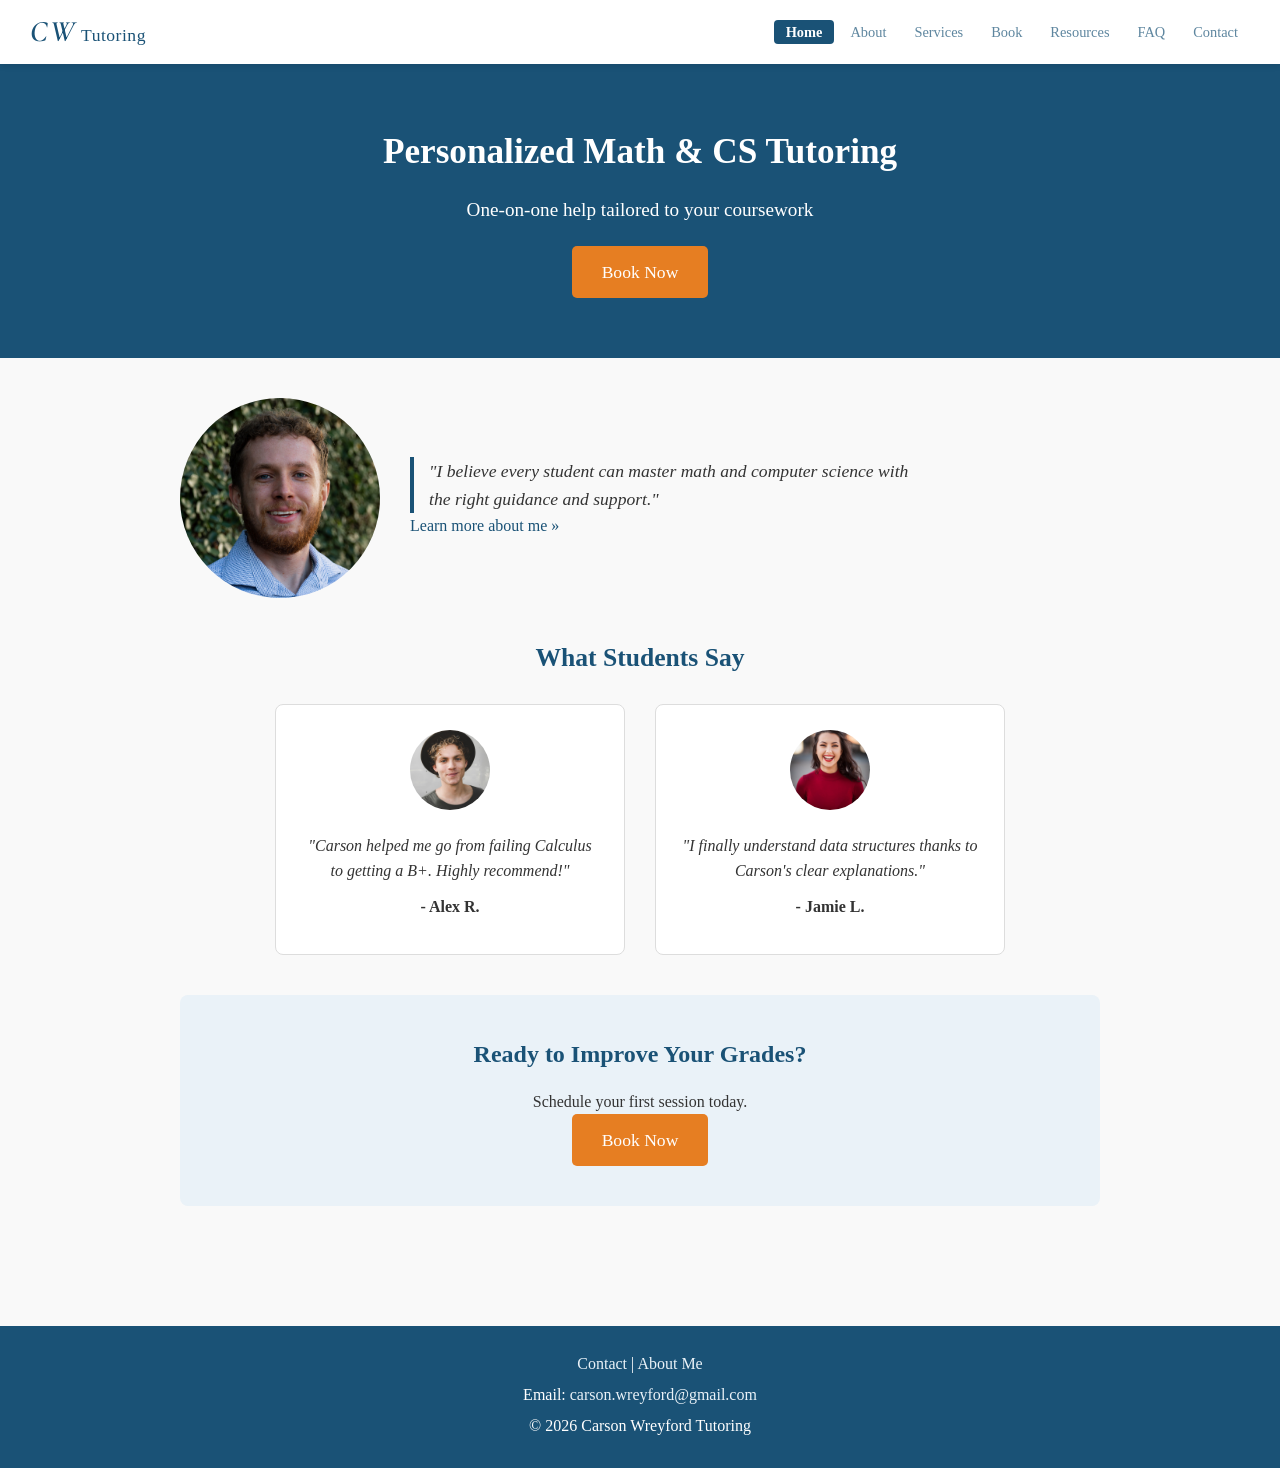
<file: index.html>
<!DOCTYPE html>
<html lang="en">
<head>
  <meta charset="UTF-8">
  <meta name="viewport" content="width=device-width, initial-scale=1.0">
  <meta name="description" content="Personalized one-on-one math and computer science tutoring for college students. Book a session with Carson Wreyford and start improving your grades today.">
  <title>Carson Wreyford Tutoring - Home</title>
  <link rel="stylesheet" href="project.css">
</head>
<body>

  <!-- Navigation -->
  <nav>
    <span class="logo"><span class="logo-initials">CW</span> Tutoring</span>
    <ul>
      <li><a href="index.html" class="active">Home</a></li>
      <li><a href="about.html">About</a></li>
      <li><a href="services.html">Services</a></li>
      <li><a href="book.html">Book</a></li>
      <li><a href="resources.html">Resources</a></li>
      <li><a href="faq.html">FAQ</a></li>
      <li><a href="contact.html">Contact</a></li>
    </ul>
  </nav>

  <!-- Hero -->
  <section class="hero">
    <h1>Personalized Math &amp; CS Tutoring</h1>
    <p>One-on-one help tailored to your coursework</p>
    <a href="book.html" class="btn">Book Now</a>
  </section>

  <!-- Main Content -->
  <main>

    <!-- About Preview -->
    <section class="about-preview">
      <img src="images/carson.jpg" alt="Photo of Carson Wreyford">
      <div>
        <blockquote>
          "I believe every student can master math and computer science with the right guidance and support."
        </blockquote>
        <p><a href="about.html">Learn more about me &raquo;</a></p>
      </div>
    </section>

    <!-- Testimonials -->
    <section class="testimonials">
      <h2>What Students Say</h2>
      <div class="testimonial-cards">
        <div class="testimonial-card">
          <img src="images/student1.jpg" alt="Photo of a student">
          <p>"Carson helped me go from failing Calculus to getting a B+. Highly recommend!"</p>
          <p class="name">- Alex R.</p>
        </div>
        <div class="testimonial-card">
          <img src="images/student2.jpg" alt="Photo of a student">
          <p>"I finally understand data structures thanks to Carson's clear explanations."</p>
          <p class="name">- Jamie L.</p>
        </div>
      </div>
    </section>

    <!-- CTA -->
    <section class="cta">
      <h2>Ready to Improve Your Grades?</h2>
      <p>Schedule your first session today.</p>
      <a href="book.html" class="btn">Book Now</a>
    </section>

  </main>

  <!-- Footer -->
  <footer>
    <p><a href="contact.html">Contact</a> | <a href="about.html">About Me</a></p>
    <p>Email: <a href="mailto:carson.wreyford@gmail.com">carson.wreyford@gmail.com</a></p>
    <p>&copy; 2026 Carson Wreyford Tutoring</p>
  </footer>

  <script src="script.js"></script>
</body>
</html>
</file>
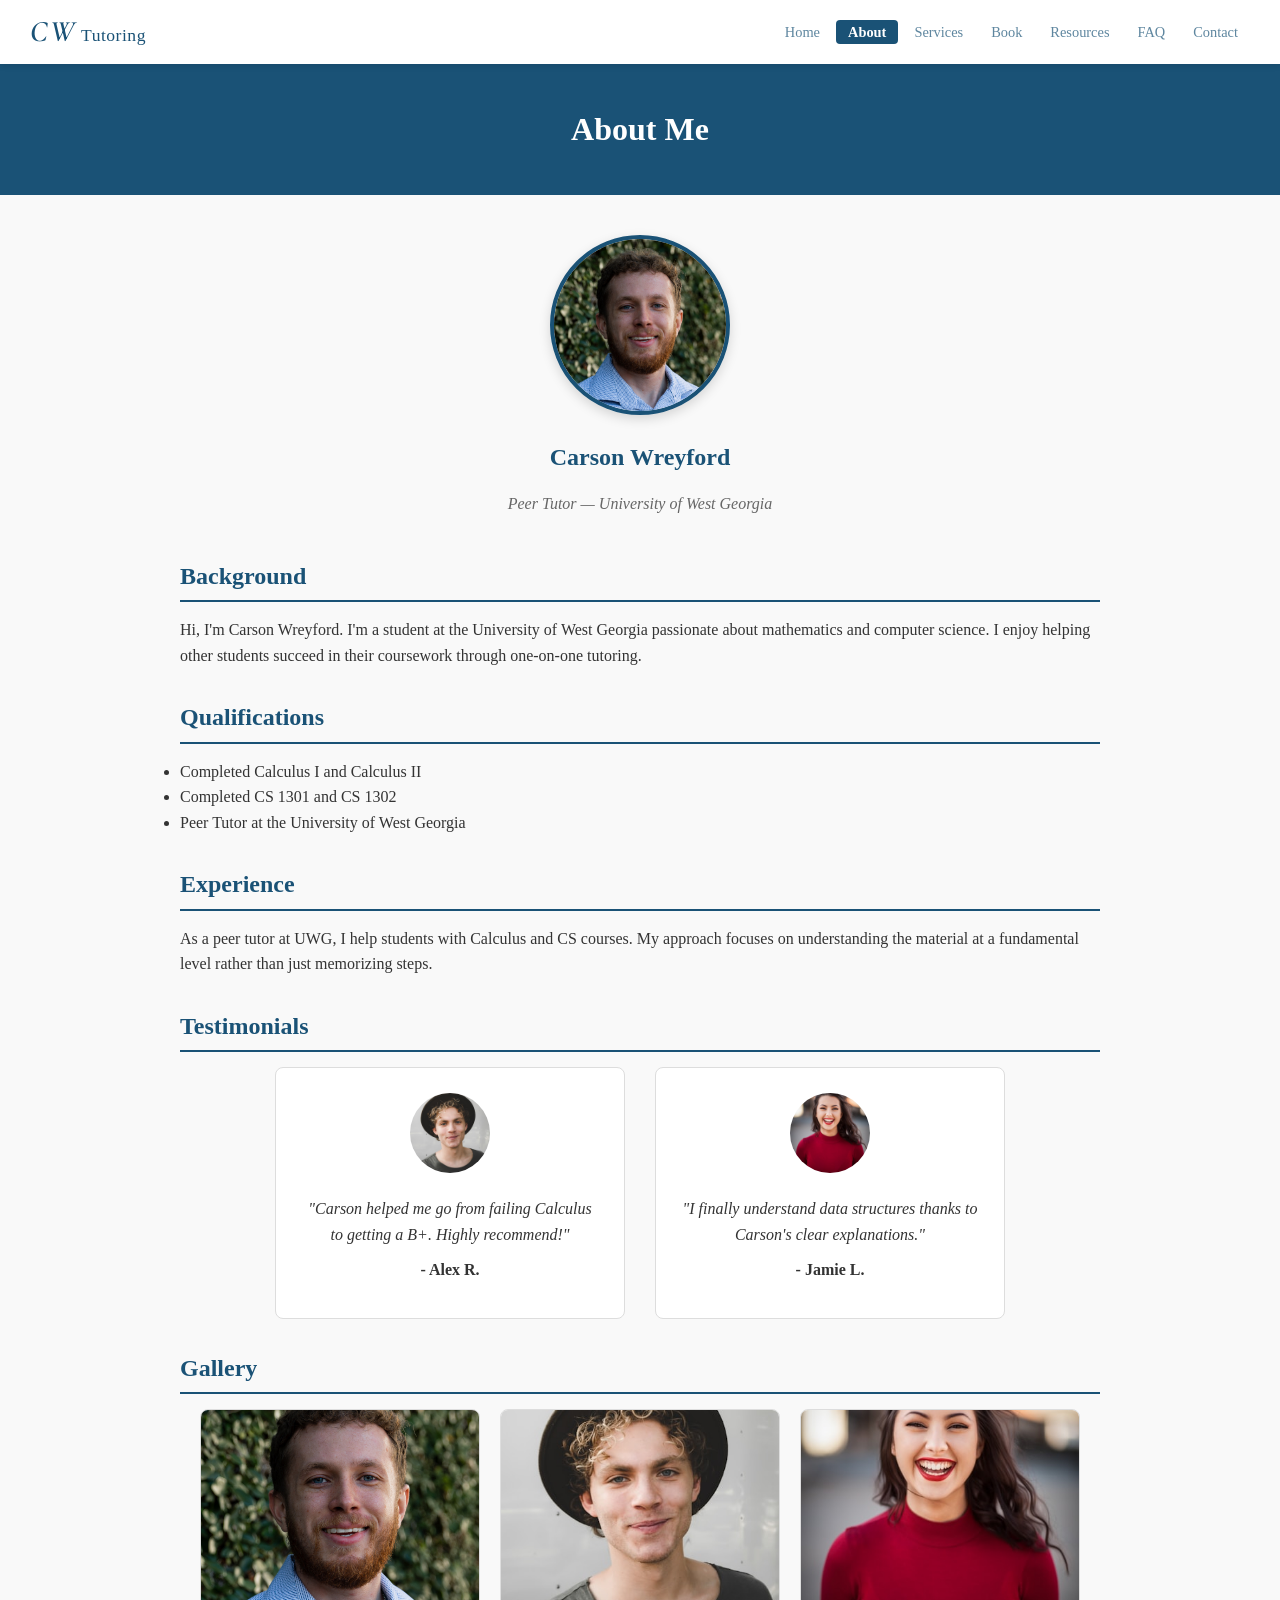
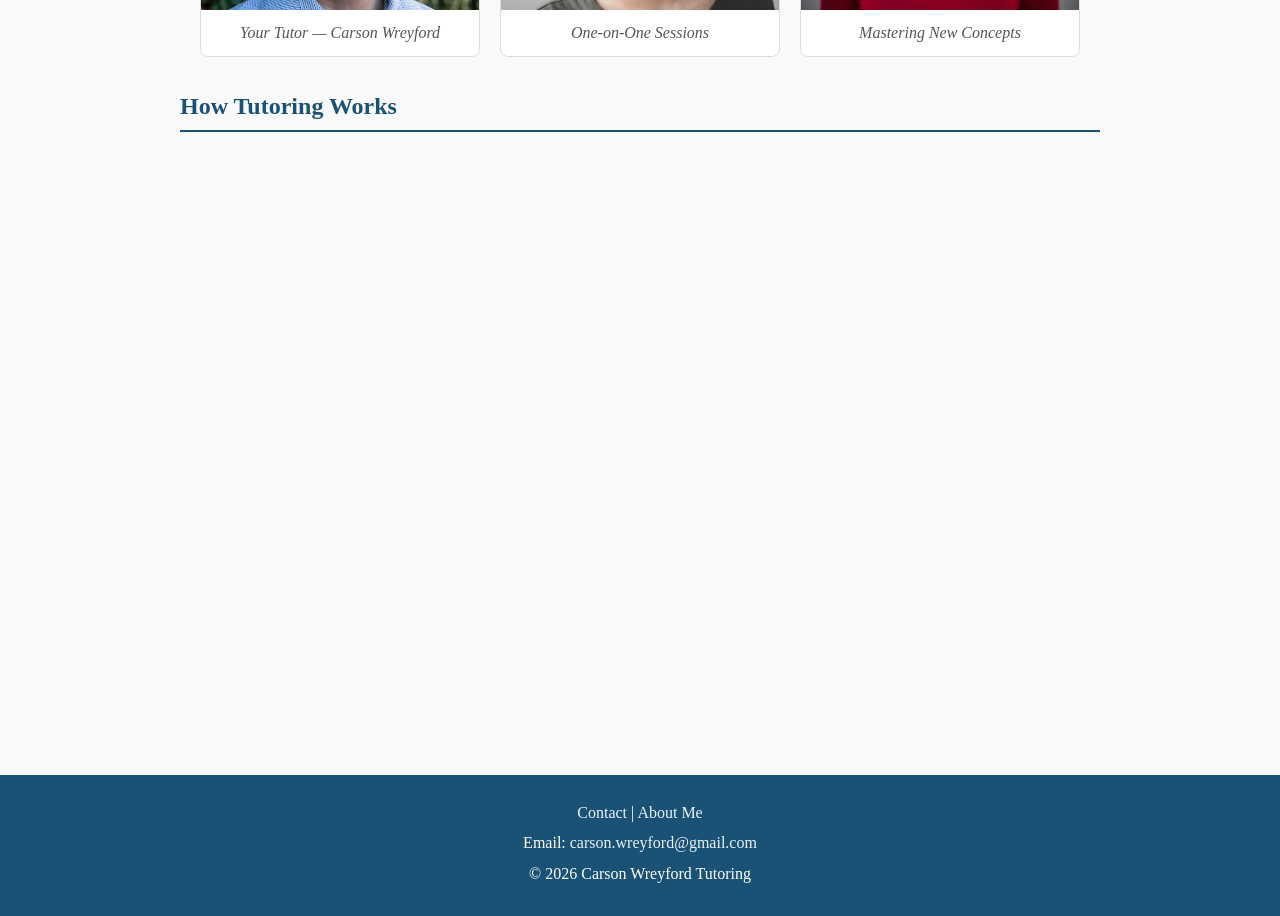
<file: about.html>
<!DOCTYPE html>
<html lang="en">
<head>
  <meta charset="UTF-8">
  <meta name="viewport" content="width=device-width, initial-scale=1.0">
  <meta name="description" content="Learn about Carson Wreyford, a peer tutor at the University of West Georgia offering one-on-one math and computer science tutoring for college students.">
  <title>About Me - Carson Wreyford Tutoring</title>
  <link rel="stylesheet" href="project.css">
</head>
<body>

  <!-- Navigation -->
  <nav>
    <span class="logo"><span class="logo-initials">CW</span> Tutoring</span>
    <ul>
      <li><a href="index.html">Home</a></li>
      <li><a href="about.html" class="active">About</a></li>
      <li><a href="services.html">Services</a></li>
      <li><a href="book.html">Book</a></li>
      <li><a href="resources.html">Resources</a></li>
      <li><a href="faq.html">FAQ</a></li>
      <li><a href="contact.html">Contact</a></li>
    </ul>
  </nav>

  <!-- Page Header -->
  <section class="page-header">
    <h1>About Me</h1>
  </section>

  <!-- Main Content -->
  <main>

    <section class="about-profile">
      <img src="images/carson.jpg" alt="Carson Wreyford">
      <h2>Carson Wreyford</h2>
      <p>Peer Tutor — University of West Georgia</p>
    </section>

    <section class="about-section">
      <h2>Background</h2>
      <p>Hi, I'm Carson Wreyford. I'm a student at the University of West Georgia passionate about mathematics and computer science. I enjoy helping other students succeed in their coursework through one-on-one tutoring.</p>
    </section>

    <section class="about-section">
      <h2>Qualifications</h2>
      <ul>
        <li>Completed Calculus I and Calculus II</li>
        <li>Completed CS 1301 and CS 1302</li>
        <li>Peer Tutor at the University of West Georgia</li>
      </ul>
    </section>

    <section class="about-section">
      <h2>Experience</h2>
      <p>As a peer tutor at UWG, I help students with Calculus and CS courses. My approach focuses on understanding the material at a fundamental level rather than just memorizing steps.</p>
    </section>

    <section class="about-section">
      <h2>Testimonials</h2>
      <div class="testimonial-cards">
        <div class="testimonial-card">
          <img src="images/student1.jpg" alt="Photo of a student">
          <p>"Carson helped me go from failing Calculus to getting a B+. Highly recommend!"</p>
          <p class="name">- Alex R.</p>
        </div>
        <div class="testimonial-card">
          <img src="images/student2.jpg" alt="Photo of a student">
          <p>"I finally understand data structures thanks to Carson's clear explanations."</p>
          <p class="name">- Jamie L.</p>
        </div>
      </div>
    </section>

    <section class="about-section">
      <h2>Gallery</h2>
      <div class="gallery">
        <figure>
          <img src="images/carson.jpg" alt="Carson Wreyford tutoring">
          <figcaption>Your Tutor — Carson Wreyford</figcaption>
        </figure>
        <figure>
          <img src="images/student1.jpg" alt="Student studying with tutor">
          <figcaption>One-on-One Sessions</figcaption>
        </figure>
        <figure>
          <img src="images/student2.jpg" alt="Student learning data structures">
          <figcaption>Mastering New Concepts</figcaption>
        </figure>
      </div>
    </section>

    <section class="about-section">
      <h2>How Tutoring Works</h2>
      <div class="video-wrapper">
        <iframe width="560" height="315" src="https://www.youtube.com/embed/e1eadufA9l8?si=SDBpbNDNh7XyqIXb" title="YouTube video player" frameborder="0" allow="accelerometer; autoplay; clipboard-write; encrypted-media; gyroscope; picture-in-picture; web-share" referrerpolicy="strict-origin-when-cross-origin" allowfullscreen></iframe>
      </div>
    </section>

  </main>

  <!-- Footer -->
  <footer>
    <p><a href="contact.html">Contact</a> | <a href="about.html">About Me</a></p>
    <p>Email: <a href="mailto:carson.wreyford@gmail.com">carson.wreyford@gmail.com</a></p>
    <p>&copy; 2026 Carson Wreyford Tutoring</p>
  </footer>

  <script src="script.js"></script>
</body>
</html>
</file>
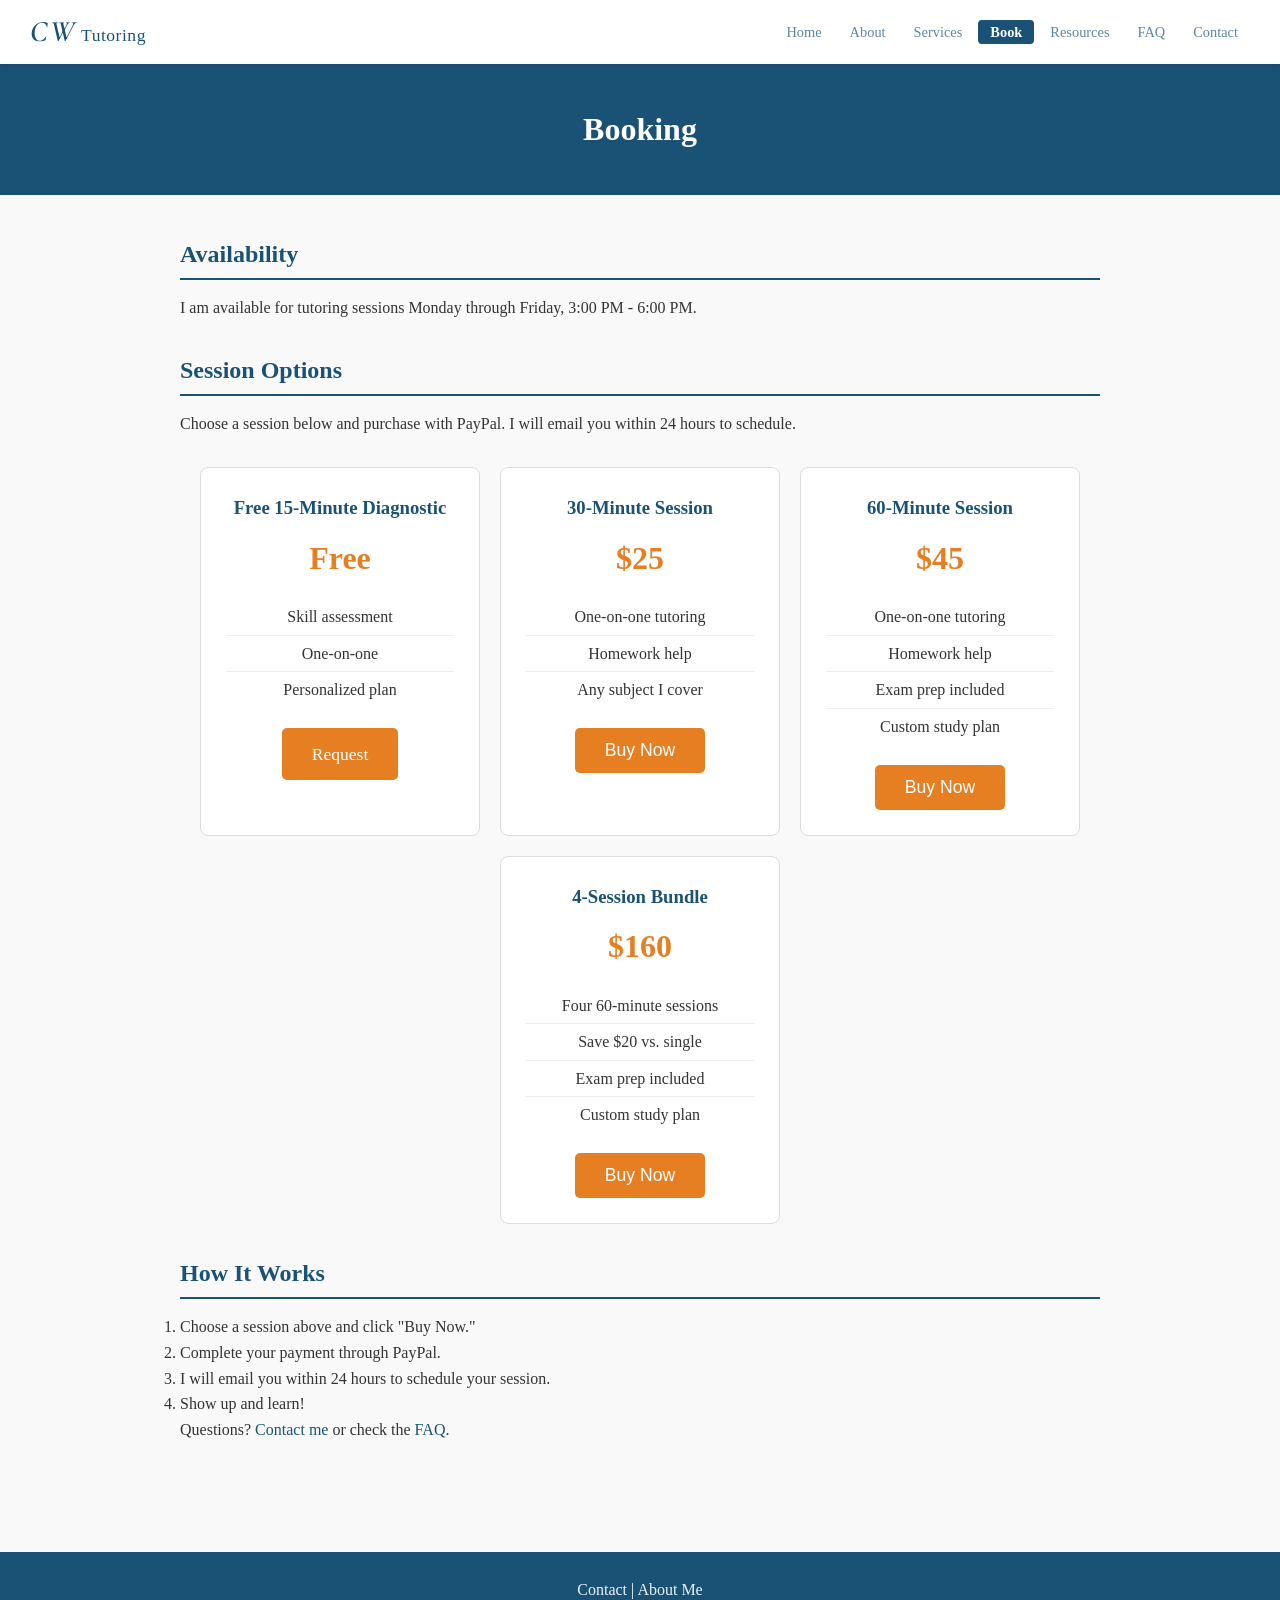
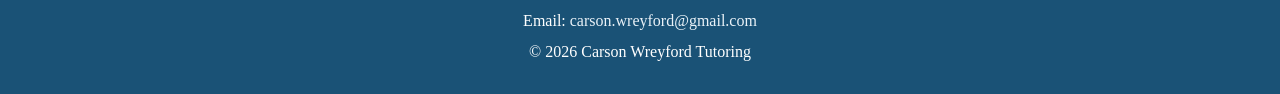
<file: book.html>
<!DOCTYPE html>
<html lang="en">
<head>
  <meta charset="UTF-8">
  <meta name="viewport" content="width=device-width, initial-scale=1.0">
  <meta name="description" content="Book a one-on-one tutoring session with Carson Wreyford. Choose from free diagnostics, 30-minute, 60-minute, or bundle packages and pay securely online.">
  <title>Book a Session - Carson Wreyford Tutoring</title>
  <link rel="stylesheet" href="project.css">
</head>
<body>

  <!-- Navigation -->
  <nav>
    <span class="logo"><span class="logo-initials">CW</span> Tutoring</span>
    <ul>
      <li><a href="index.html">Home</a></li>
      <li><a href="about.html">About</a></li>
      <li><a href="services.html">Services</a></li>
      <li><a href="book.html" class="active">Book</a></li>
      <li><a href="resources.html">Resources</a></li>
      <li><a href="faq.html">FAQ</a></li>
      <li><a href="contact.html">Contact</a></li>
    </ul>
  </nav>

  <!-- Page Header -->
  <section class="page-header">
    <h1>Booking</h1>
  </section>

  <!-- Main Content -->
  <main>

    <section class="about-section">
      <h2>Availability</h2>
      <p>I am available for tutoring sessions Monday through Friday, 3:00 PM - 6:00 PM.</p>
    </section>

    <section class="about-section">
      <h2>Session Options</h2>
      <p>Choose a session below and purchase with PayPal. I will email you within 24 hours to schedule.</p>

      <div class="shop-grid">
        <div class="shop-card">
          <h3>Free 15-Minute Diagnostic</h3>
          <p class="shop-price">Free</p>
          <ul>
            <li>Skill assessment</li>
            <li>One-on-one</li>
            <li>Personalized plan</li>
          </ul>
          <a href="contact.html" class="btn">Request</a>
        </div>

        <div class="shop-card">
          <h3>30-Minute Session</h3>
          <p class="shop-price">$25</p>
          <ul>
            <li>One-on-one tutoring</li>
            <li>Homework help</li>
            <li>Any subject I cover</li>
          </ul>
          <form action="https://www.paypal.com/cgi-bin/webscr" method="post" target="_blank">
            <input type="hidden" name="cmd" value="_xclick">
            <input type="hidden" name="business" value="carson.wreyford@gmail.com">
            <input type="hidden" name="item_name" value="30-Minute Tutoring Session">
            <input type="hidden" name="amount" value="25.00">
            <input type="hidden" name="currency_code" value="USD">
            <button type="submit" class="btn">Buy Now</button>
          </form>
        </div>

        <div class="shop-card">
          <h3>60-Minute Session</h3>
          <p class="shop-price">$45</p>
          <ul>
            <li>One-on-one tutoring</li>
            <li>Homework help</li>
            <li>Exam prep included</li>
            <li>Custom study plan</li>
          </ul>
          <form action="https://www.paypal.com/cgi-bin/webscr" method="post" target="_blank">
            <input type="hidden" name="cmd" value="_xclick">
            <input type="hidden" name="business" value="carson.wreyford@gmail.com">
            <input type="hidden" name="item_name" value="60-Minute Tutoring Session">
            <input type="hidden" name="amount" value="45.00">
            <input type="hidden" name="currency_code" value="USD">
            <button type="submit" class="btn">Buy Now</button>
          </form>
        </div>

        <div class="shop-card">
          <h3>4-Session Bundle</h3>
          <p class="shop-price">$160</p>
          <ul>
            <li>Four 60-minute sessions</li>
            <li>Save $20 vs. single</li>
            <li>Exam prep included</li>
            <li>Custom study plan</li>
          </ul>
          <form action="https://www.paypal.com/cgi-bin/webscr" method="post" target="_blank">
            <input type="hidden" name="cmd" value="_xclick">
            <input type="hidden" name="business" value="carson.wreyford@gmail.com">
            <input type="hidden" name="item_name" value="4-Session Tutoring Bundle (60 min each)">
            <input type="hidden" name="amount" value="160.00">
            <input type="hidden" name="currency_code" value="USD">
            <button type="submit" class="btn">Buy Now</button>
          </form>
        </div>
      </div>
    </section>

    <section class="about-section">
      <h2>How It Works</h2>
      <ol>
        <li>Choose a session above and click "Buy Now."</li>
        <li>Complete your payment through PayPal.</li>
        <li>I will email you within 24 hours to schedule your session.</li>
        <li>Show up and learn!</li>
      </ol>
      <p>Questions? <a href="contact.html">Contact me</a> or check the <a href="faq.html">FAQ</a>.</p>
    </section>

  </main>

  <!-- Footer -->
  <footer>
    <p><a href="contact.html">Contact</a> | <a href="about.html">About Me</a></p>
    <p>Email: <a href="mailto:carson.wreyford@gmail.com">carson.wreyford@gmail.com</a></p>
    <p>&copy; 2026 Carson Wreyford Tutoring</p>
  </footer>

  <script src="script.js"></script>
</body>
</html>
</file>
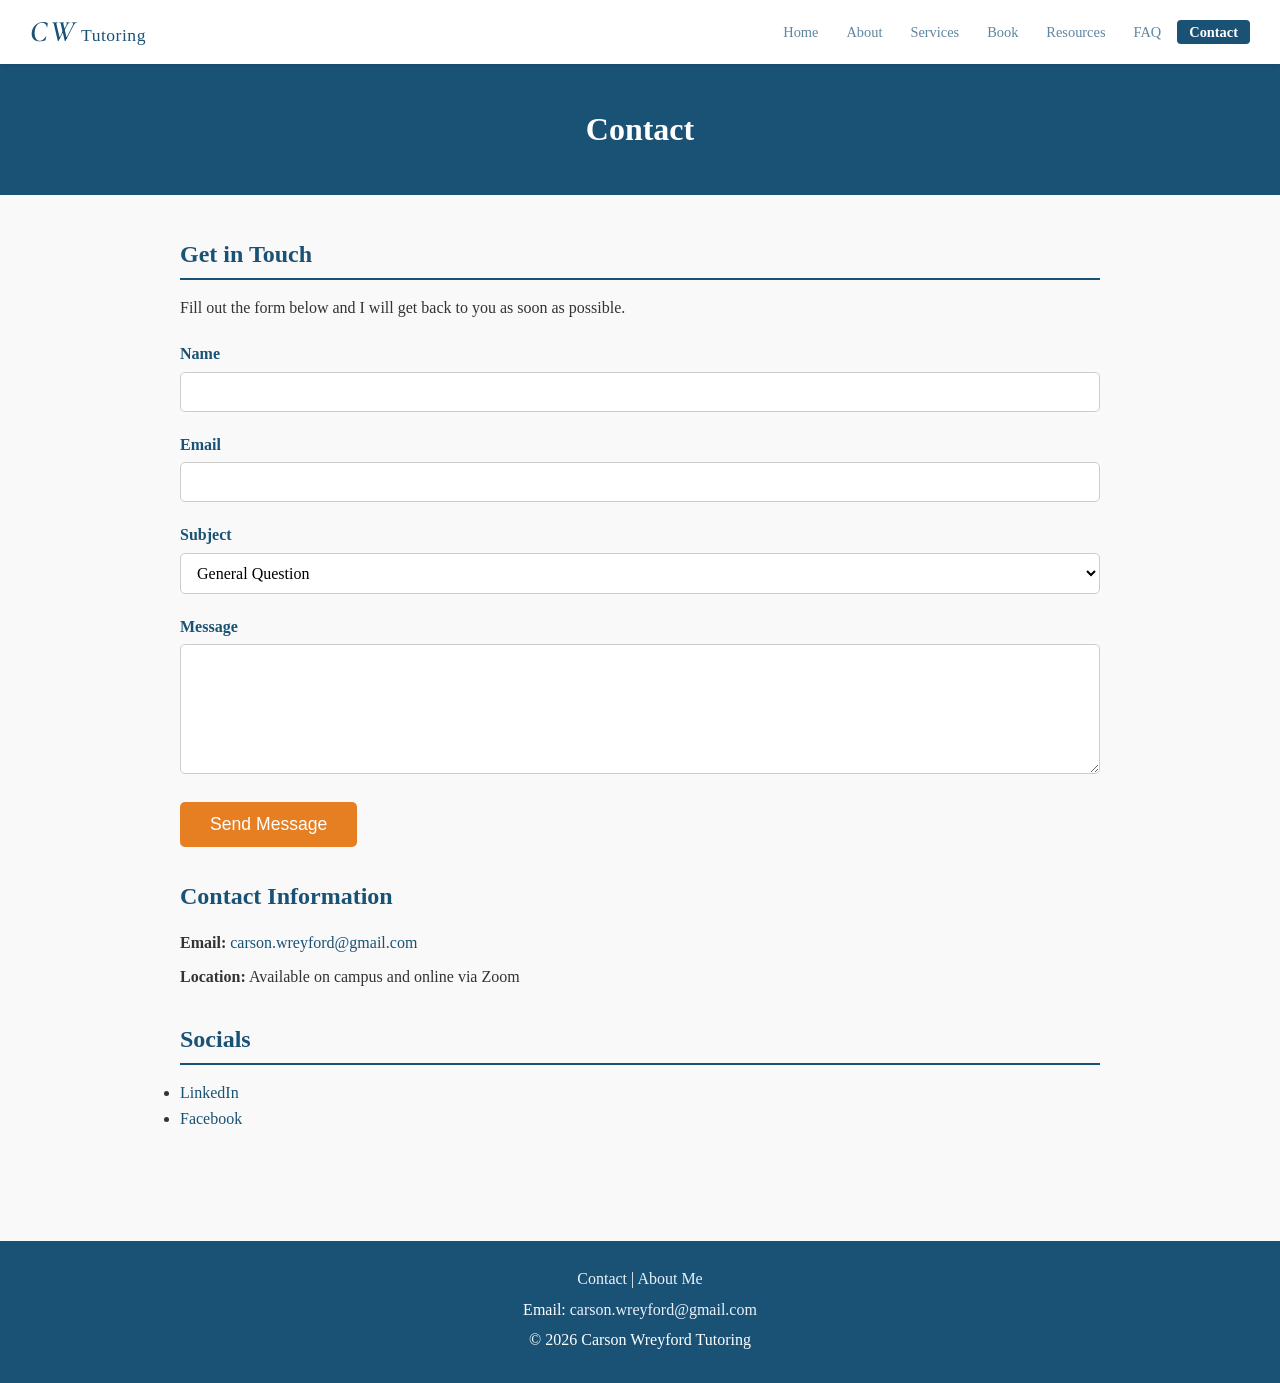
<file: contact.html>
<!DOCTYPE html>
<html lang="en">
<head>
  <meta charset="UTF-8">
  <meta name="viewport" content="width=device-width, initial-scale=1.0">
  <meta name="description" content="Get in touch with Carson Wreyford for math and computer science tutoring inquiries. Fill out the contact form or reach out directly via email or social media.">
  <title>Contact - Carson Wreyford Tutoring</title>
  <link rel="stylesheet" href="project.css">
</head>
<body>

  <!-- Navigation -->
  <nav>
    <span class="logo"><span class="logo-initials">CW</span> Tutoring</span>
    <ul>
      <li><a href="index.html">Home</a></li>
      <li><a href="about.html">About</a></li>
      <li><a href="services.html">Services</a></li>
      <li><a href="book.html">Book</a></li>
      <li><a href="resources.html">Resources</a></li>
      <li><a href="faq.html">FAQ</a></li>
      <li><a href="contact.html" class="active">Contact</a></li>
    </ul>
  </nav>

  <!-- Page Header -->
  <section class="page-header">
    <h1>Contact</h1>
  </section>

  <!-- Main Content -->
  <main>

    <section class="about-section">
      <h2>Get in Touch</h2>
      <p>Fill out the form below and I will get back to you as soon as possible.</p>

      <form id="contact-form" method="post" action="https://webdevbasics.net/scripts/demo.php">
        <div class="form-group">
          <label for="name">Name</label>
          <input type="text" id="name" name="name" required>
        </div>

        <div class="form-group">
          <label for="email">Email</label>
          <input type="email" id="email" name="email" required>
        </div>

        <div class="form-group">
          <label for="subject">Subject</label>
          <select id="subject" name="subject">
            <option value="general">General Question</option>
            <option value="math-tutoring">Math Tutoring</option>
            <option value="cs-tutoring">Computer Science Tutoring</option>
            <option value="scheduling">Scheduling</option>
            <option value="pricing">Pricing</option>
          </select>
        </div>

        <div class="form-group">
          <label for="message">Message</label>
          <textarea id="message" name="message" rows="6" required></textarea>
        </div>

        <button type="submit" class="btn">Send Message</button>
        <p id="contact-feedback" class="feedback-message" aria-live="polite"></p>
      </form>
    </section>

    <section class="contact-info">
      <h2>Contact Information</h2>
      <p><strong>Email:</strong> <a href="mailto:carson.wreyford@gmail.com">carson.wreyford@gmail.com</a></p>
      <p><strong>Location:</strong> Available on campus and online via Zoom</p>
    </section>

    <section class="about-section">
      <h2>Socials</h2>
      <ul>
        <li><a href="https://www.linkedin.com/in/carson-wreyford-16718b226/" target="_blank">LinkedIn</a></li>
        <li><a href="https://www.facebook.com/profile.php?id=61556347630144" target="_blank">Facebook</a></li>
      </ul>
    </section>

  </main>

  <!-- Footer -->
  <footer>
    <p><a href="contact.html">Contact</a> | <a href="about.html">About Me</a></p>
    <p>Email: <a href="mailto:carson.wreyford@gmail.com">carson.wreyford@gmail.com</a></p>
    <p>&copy; 2026 Carson Wreyford Tutoring</p>
  </footer>

  <script src="script.js"></script>
</body>
</html>
</file>
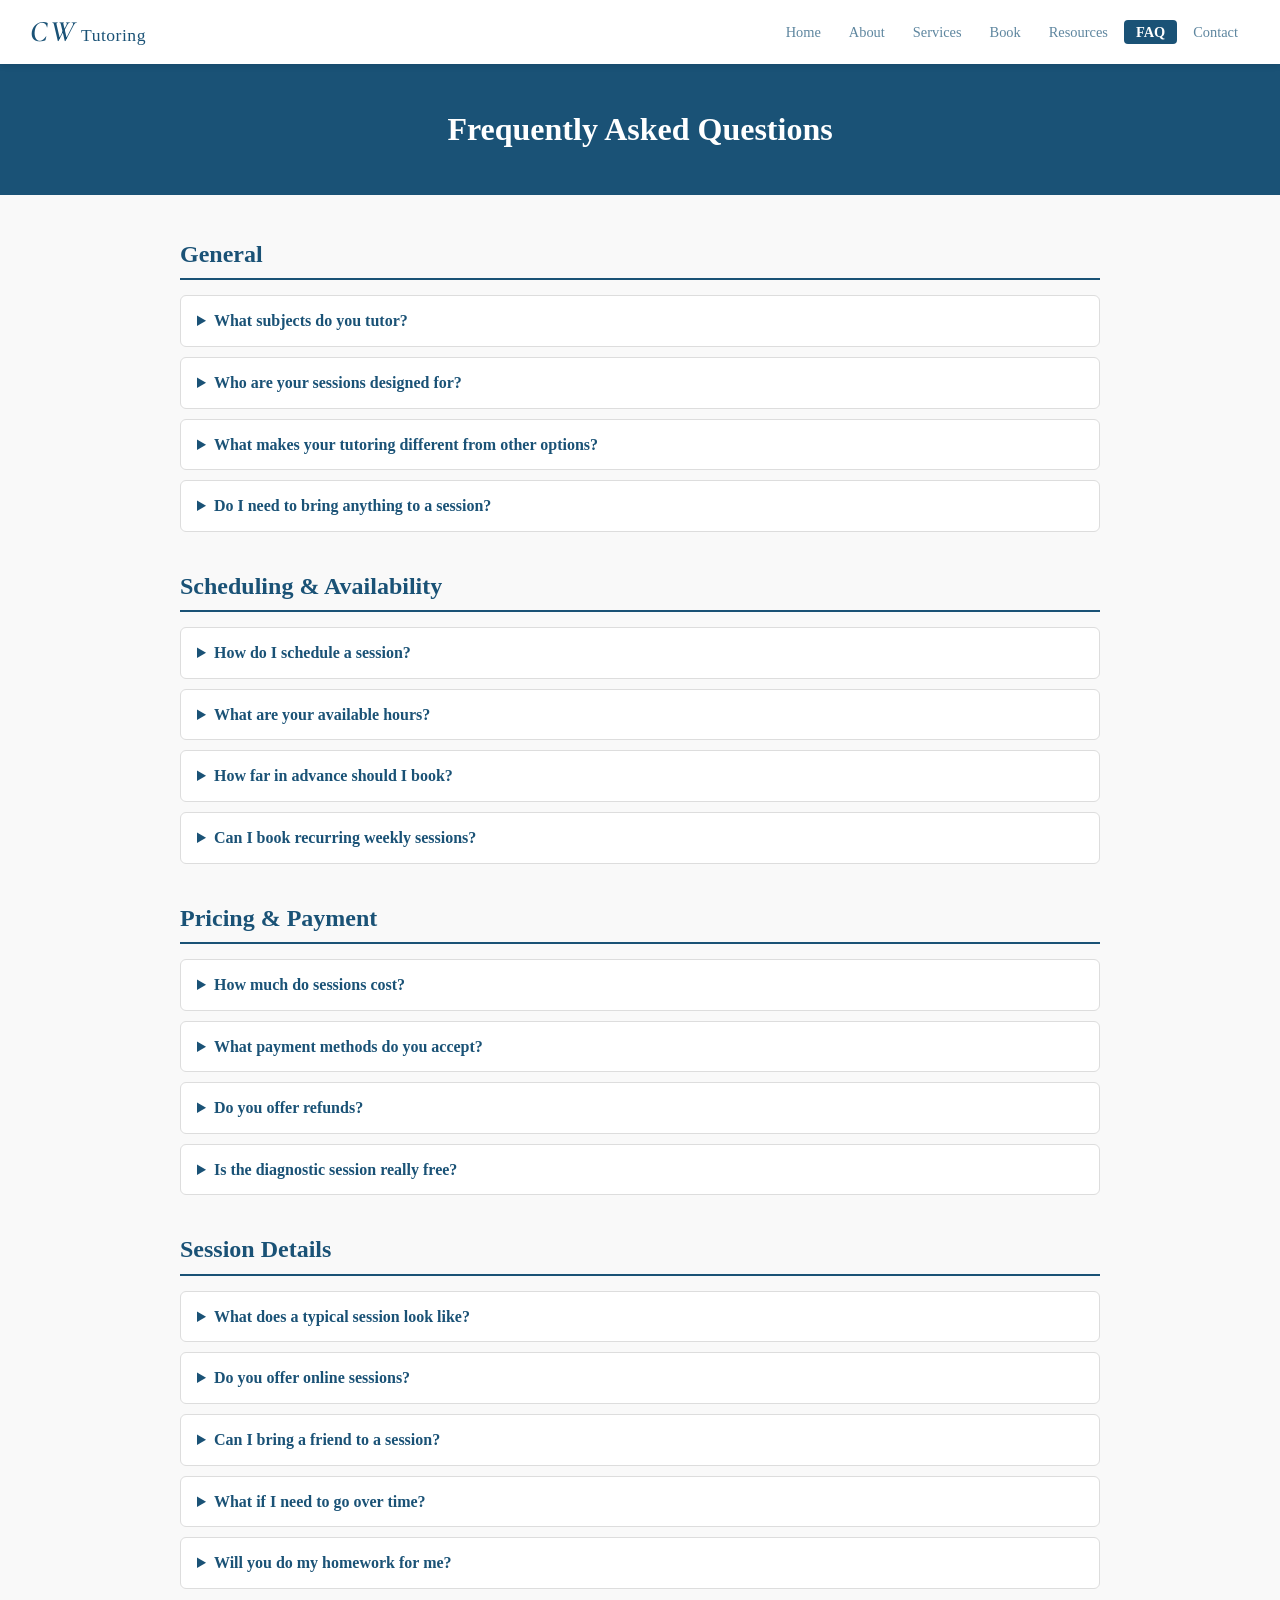
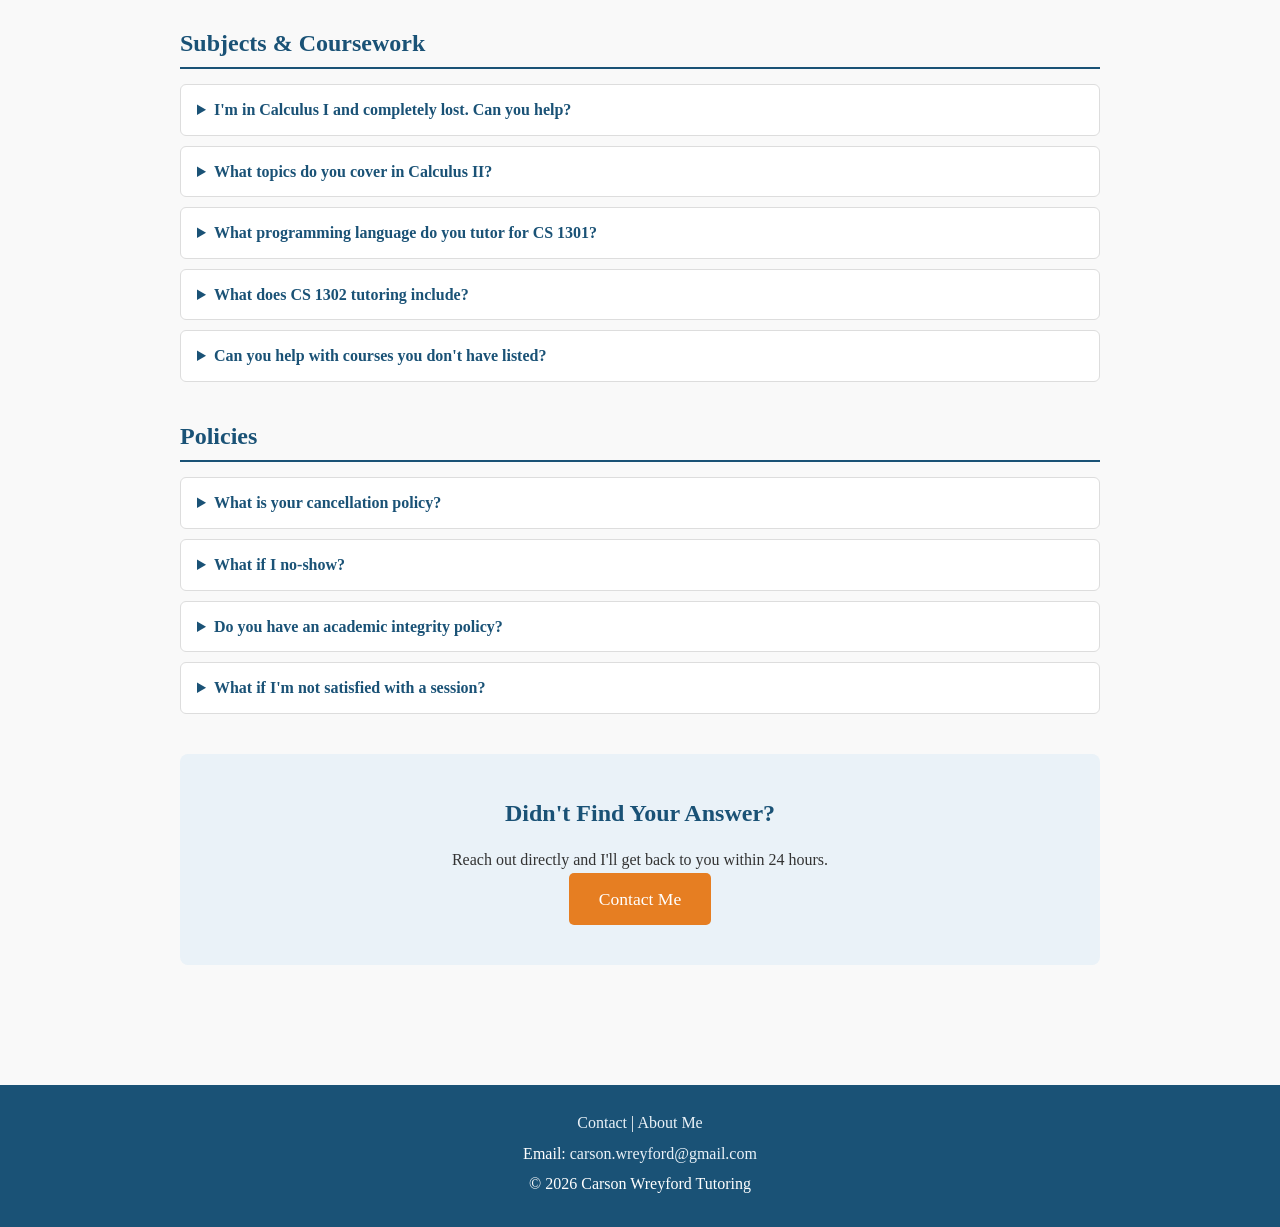
<file: faq.html>
<!DOCTYPE html>
<html lang="en">
<head>
  <meta charset="UTF-8">
  <meta name="viewport" content="width=device-width, initial-scale=1.0">
  <meta name="description" content="Frequently asked questions about Carson Wreyford's tutoring services, scheduling, pricing, cancellation policy, and more.">
  <title>FAQ - Carson Wreyford Tutoring</title>
  <link rel="stylesheet" href="project.css">
</head>
<body>

  <!-- Navigation -->
  <nav>
    <span class="logo"><span class="logo-initials">CW</span> Tutoring</span>
    <ul>
      <li><a href="index.html">Home</a></li>
      <li><a href="about.html">About</a></li>
      <li><a href="services.html">Services</a></li>
      <li><a href="book.html">Book</a></li>
      <li><a href="resources.html">Resources</a></li>
      <li><a href="faq.html" class="active">FAQ</a></li>
      <li><a href="contact.html">Contact</a></li>
    </ul>
  </nav>

  <!-- Page Header -->
  <section class="page-header">
    <h1>Frequently Asked Questions</h1>
  </section>

  <!-- Main Content -->
  <main>

    <section class="faq-section">
      <h2>General</h2>
      <details>
        <summary>What subjects do you tutor?</summary>
        <p>I tutor Calculus I, Calculus II, CS 1301 (Intro to Computer Science), and CS 1302 (Principles of Computer Science). These are the courses I've completed and feel confident teaching at a peer level.</p>
      </details>
      <details>
        <summary>Who are your sessions designed for?</summary>
        <p>My sessions are designed for college students - mostly at UWG, but I'm happy to work with anyone taking equivalent courses at other schools. Whether you're struggling to pass or aiming for an A, I can help.</p>
      </details>
      <details>
        <summary>What makes your tutoring different from other options?</summary>
        <p>I'm a peer tutor, which means I recently took the same classes you're in right now. I remember what was confusing, which professors test on what, and the shortcuts that actually work. It's not a generic lecture - it's a conversation about the stuff that's tripping you up.</p>
      </details>
      <details>
        <summary>Do I need to bring anything to a session?</summary>
        <p>Bring your textbook, class notes, any assignments you're working on, and a calculator if your course requires one. For CS sessions, have your laptop with your IDE set up. The more context I have about what you're studying, the more targeted the session will be.</p>
      </details>
    </section>

    <section class="faq-section">
      <h2>Scheduling &amp; Availability</h2>
      <details>
        <summary>How do I schedule a session?</summary>
        <p>Head to the <a href="book.html">Book</a> page, pick a session type, and complete the purchase through PayPal. I'll email you within 24 hours to lock in a date and time that works for both of us.</p>
      </details>
      <details>
        <summary>What are your available hours?</summary>
        <p>I'm generally available Monday through Friday, 3:00 PM to 6:00 PM. During finals season or midterms, I sometimes extend those hours. If you need a time outside that window, just ask - I'll do my best to make it work.</p>
      </details>
      <details>
        <summary>How far in advance should I book?</summary>
        <p>I'd recommend booking at least 48 hours ahead so we can find a good time slot. That said, if you have an exam tomorrow, reach out anyway - I'll try to squeeze you in if I can.</p>
      </details>
      <details>
        <summary>Can I book recurring weekly sessions?</summary>
        <p>Absolutely. If you want consistent help throughout the semester, grab the 4-Session Bundle on the <a href="book.html">Book</a> page. We'll set up a recurring slot that works with your schedule.</p>
      </details>
    </section>

    <section class="faq-section">
      <h2>Pricing &amp; Payment</h2>
      <details>
        <summary>How much do sessions cost?</summary>
        <p>A 30-minute session is $25 and a 60-minute session is $45. There's also a free 15-minute diagnostic if you're not sure what you need yet, and a 4-session bundle for $160 that saves you $20. Full details are on the <a href="services.html">Services</a> page.</p>
      </details>
      <details>
        <summary>What payment methods do you accept?</summary>
        <p>I currently accept payments through PayPal. You can pay with a PayPal account, debit card, or credit card through their checkout process. Everything is handled securely through PayPal's platform.</p>
      </details>
      <details>
        <summary>Do you offer refunds?</summary>
        <p>If you cancel at least 24 hours before your session, I'm happy to reschedule or issue a full refund. Cancellations within 24 hours may be charged a partial fee since I've reserved that time slot for you.</p>
      </details>
      <details>
        <summary>Is the diagnostic session really free?</summary>
        <p>Yes, completely free. It's 15 minutes where I figure out where you stand and what kind of help would benefit you most. No payment info needed - just <a href="contact.html">contact me</a> to set it up.</p>
      </details>
    </section>

    <section class="faq-section">
      <h2>Session Details</h2>
      <details>
        <summary>What does a typical session look like?</summary>
        <p>It depends on what you need. Some students come with specific homework problems; we work through those together. Others want a concept explained from scratch, so I'll walk through it with examples. For CS sessions, we might code together on your screen. There's no rigid format - I adapt to whatever helps you learn best.</p>
      </details>
      <details>
        <summary>Do you offer online sessions?</summary>
        <p>Yes. I offer both in-person sessions on the UWG campus and online sessions via Zoom. Online sessions work great - we can share screens, use a virtual whiteboard, and you get the same one-on-one attention.</p>
      </details>
      <details>
        <summary>Can I bring a friend to a session?</summary>
        <p>My sessions are one-on-one by default since that's where I can give the most focused help. If you and a friend want to study together, reach out and we can discuss a group rate or format that works.</p>
      </details>
      <details>
        <summary>What if I need to go over time?</summary>
        <p>If we're on a roll and close to a breakthrough, I won't cut you off mid-problem. A few extra minutes here and there is no big deal. If you consistently need longer sessions though, I'd recommend booking the 60-minute option.</p>
      </details>
      <details>
        <summary>Will you do my homework for me?</summary>
        <p>No, and you wouldn't want me to - you'd bomb the exam. I'll walk you through the approach, help you understand the concepts, and guide you through tough problems, but the work is yours. That's how you actually learn.</p>
      </details>
    </section>

    <section class="faq-section">
      <h2>Subjects &amp; Coursework</h2>
      <details>
        <summary>I'm in Calculus I and completely lost. Can you help?</summary>
        <p>That's literally the most common thing I hear. Calc I trips people up because it's a big jump from high school math. I'll help you build a solid foundation with limits and derivatives, and we'll work through problems until they start to click.</p>
      </details>
      <details>
        <summary>What topics do you cover in Calculus II?</summary>
        <p>Integration techniques (u-sub, integration by parts, trig sub, partial fractions), improper integrals, sequences, series, convergence tests, and Taylor/Maclaurin series. Basically, the whole course.</p>
      </details>
      <details>
        <summary>What programming language do you tutor for CS 1301?</summary>
        <p>Java or Python. We'll cover variables, control flow, functions, loops, strings, lists, file I/O, and basic OOP concepts - everything in the typical intro CS curriculum.</p>
      </details>
      <details>
        <summary>What does CS 1302 tutoring include?</summary>
        <p>CS 1302 goes deeper into object-oriented programming, data structures (linked lists, stacks, queues, trees), recursion, generics, and algorithmic thinking. We'll work through problems using Java and make sure you understand not just the "how" but the "why."</p>
      </details>
      <details>
        <summary>Can you help with courses you don't have listed?</summary>
        <p>It depends on the subject. If it's a closely related math or CS course, I might be able to help. Shoot me a message through the <a href="contact.html">Contact</a> page and we can figure it out.</p>
      </details>
    </section>

    <section class="faq-section">
      <h2>Policies</h2>
      <details>
        <summary>What is your cancellation policy?</summary>
        <p>Cancel at least 24 hours before your session and there's no charge - we'll reschedule or refund you. Cancellations within 24 hours may be charged a partial fee since I turned down other students to hold your spot.</p>
      </details>
      <details>
        <summary>What if I no-show?</summary>
        <p>If you don't show up and don't let me know, the session is forfeited. Life happens, so just send me a quick text or email if something comes up and we'll work it out.</p>
      </details>
      <details>
        <summary>Do you have an academic integrity policy?</summary>
        <p>Yes. I follow UWG's academic integrity guidelines. I will never help you cheat on an exam, write code for a graded assignment, or do anything that violates your course's honor code. My job is to help you understand the material so you can do the work yourself.</p>
      </details>
      <details>
        <summary>What if I'm not satisfied with a session?</summary>
        <p>Let me know. Seriously. If a session didn't meet your expectations, I want to hear about it so I can adjust. I'm always looking to improve, and I'd rather fix the problem than lose a student.</p>
      </details>
    </section>

    <!-- CTA -->
    <section class="cta">
      <h2>Didn't Find Your Answer?</h2>
      <p>Reach out directly and I'll get back to you within 24 hours.</p>
      <a href="contact.html" class="btn">Contact Me</a>
    </section>

  </main>

  <!-- Footer -->
  <footer>
    <p><a href="contact.html">Contact</a> | <a href="about.html">About Me</a></p>
    <p>Email: <a href="mailto:carson.wreyford@gmail.com">carson.wreyford@gmail.com</a></p>
    <p>&copy; 2026 Carson Wreyford Tutoring</p>
  </footer>

  <script src="script.js"></script>
</body>
</html>
</file>
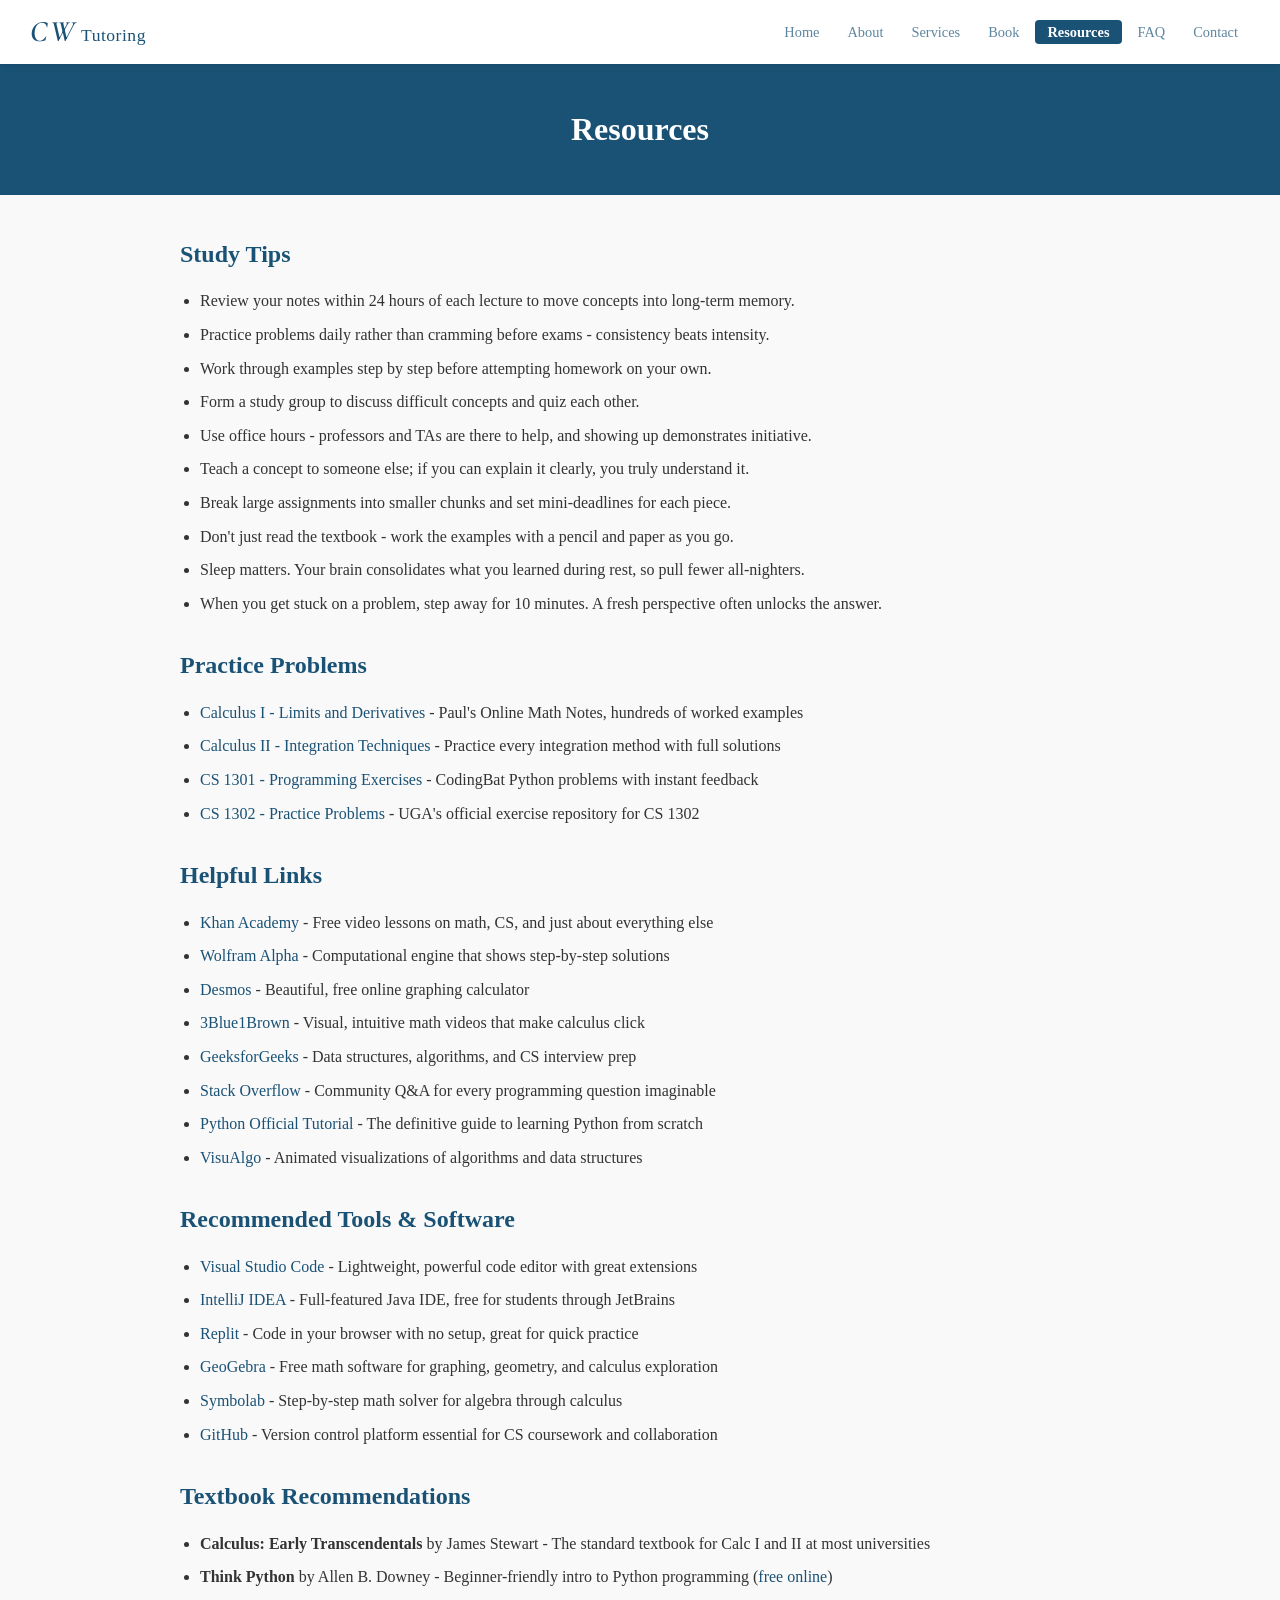
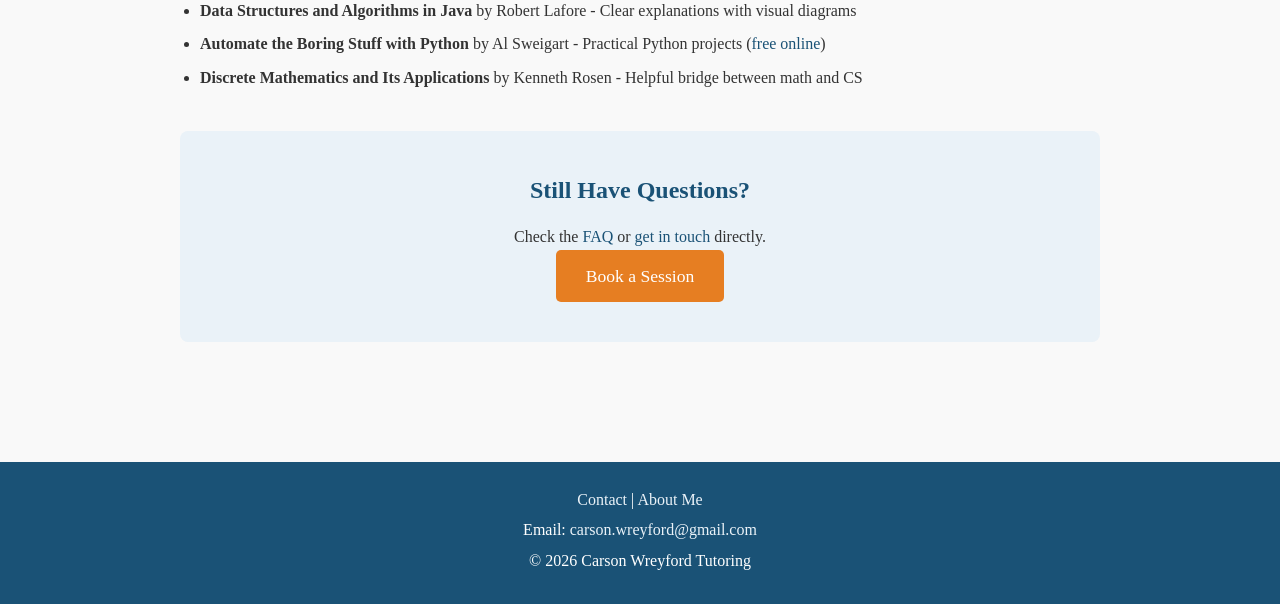
<file: resources.html>
<!DOCTYPE html>
<html lang="en">
<head>
  <meta charset="UTF-8">
  <meta name="viewport" content="width=device-width, initial-scale=1.0">
  <meta name="description" content="Study tips, practice problems, helpful links, recommended tools, and textbook suggestions for Calculus and Computer Science courses.">
  <title>Resources - Carson Wreyford Tutoring</title>
  <link rel="stylesheet" href="project.css">
</head>
<body>

  <!-- Navigation -->
  <nav>
    <span class="logo"><span class="logo-initials">CW</span> Tutoring</span>
    <ul>
      <li><a href="index.html">Home</a></li>
      <li><a href="about.html">About</a></li>
      <li><a href="services.html">Services</a></li>
      <li><a href="book.html">Book</a></li>
      <li><a href="resources.html" class="active">Resources</a></li>
      <li><a href="faq.html">FAQ</a></li>
      <li><a href="contact.html">Contact</a></li>
    </ul>
  </nav>

  <!-- Page Header -->
  <section class="page-header">
    <h1>Resources</h1>
  </section>

  <!-- Main Content -->
  <main>

    <section class="resource-section">
      <h2>Study Tips</h2>
      <ul>
        <li>Review your notes within 24 hours of each lecture to move concepts into long-term memory.</li>
        <li>Practice problems daily rather than cramming before exams - consistency beats intensity.</li>
        <li>Work through examples step by step before attempting homework on your own.</li>
        <li>Form a study group to discuss difficult concepts and quiz each other.</li>
        <li>Use office hours - professors and TAs are there to help, and showing up demonstrates initiative.</li>
        <li>Teach a concept to someone else; if you can explain it clearly, you truly understand it.</li>
        <li>Break large assignments into smaller chunks and set mini-deadlines for each piece.</li>
        <li>Don't just read the textbook - work the examples with a pencil and paper as you go.</li>
        <li>Sleep matters. Your brain consolidates what you learned during rest, so pull fewer all-nighters.</li>
        <li>When you get stuck on a problem, step away for 10 minutes. A fresh perspective often unlocks the answer.</li>
      </ul>
    </section>

    <section class="resource-section">
      <h2>Practice Problems</h2>
      <ul>
        <li><a href="https://tutorial.math.lamar.edu/problems/calci/calci.aspx" target="_blank">Calculus I - Limits and Derivatives</a> - Paul's Online Math Notes, hundreds of worked examples</li>
        <li><a href="https://tutorial.math.lamar.edu/problems/calcii/inttechintro.aspx" target="_blank">Calculus II - Integration Techniques</a> - Practice every integration method with full solutions</li>
        <li><a href="https://codingbat.com/python" target="_blank">CS 1301 - Programming Exercises</a> - CodingBat Python problems with instant feedback</li>
        <li><a href="https://github.com/cs1302uga/cs1302-exercises" target="_blank">CS 1302 - Practice Problems</a> - UGA's official exercise repository for CS 1302</li>
      </ul>
    </section>

    <section class="resource-section">
      <h2>Helpful Links</h2>
      <ul>
        <li><a href="https://www.khanacademy.org/" target="_blank">Khan Academy</a> - Free video lessons on math, CS, and just about everything else</li>
        <li><a href="https://www.wolframalpha.com/" target="_blank">Wolfram Alpha</a> - Computational engine that shows step-by-step solutions</li>
        <li><a href="https://www.desmos.com/" target="_blank">Desmos</a> - Beautiful, free online graphing calculator</li>
        <li><a href="https://www.3blue1brown.com/" target="_blank">3Blue1Brown</a> - Visual, intuitive math videos that make calculus click</li>
        <li><a href="https://www.geeksforgeeks.org/" target="_blank">GeeksforGeeks</a> - Data structures, algorithms, and CS interview prep</li>
        <li><a href="https://stackoverflow.com/" target="_blank">Stack Overflow</a> - Community Q&amp;A for every programming question imaginable</li>
        <li><a href="https://docs.python.org/3/tutorial/" target="_blank">Python Official Tutorial</a> - The definitive guide to learning Python from scratch</li>
        <li><a href="https://visualgo.net/" target="_blank">VisuAlgo</a> - Animated visualizations of algorithms and data structures</li>
      </ul>
    </section>

    <section class="resource-section">
      <h2>Recommended Tools &amp; Software</h2>
      <ul>
        <li><a href="https://code.visualstudio.com/" target="_blank">Visual Studio Code</a> - Lightweight, powerful code editor with great extensions</li>
        <li><a href="https://www.jetbrains.com/idea/" target="_blank">IntelliJ IDEA</a> - Full-featured Java IDE, free for students through JetBrains</li>
        <li><a href="https://replit.com/" target="_blank">Replit</a> - Code in your browser with no setup, great for quick practice</li>
        <li><a href="https://www.geogebra.org/" target="_blank">GeoGebra</a> - Free math software for graphing, geometry, and calculus exploration</li>
        <li><a href="https://www.symbolab.com/" target="_blank">Symbolab</a> - Step-by-step math solver for algebra through calculus</li>
        <li><a href="https://github.com/" target="_blank">GitHub</a> - Version control platform essential for CS coursework and collaboration</li>
      </ul>
    </section>

    <section class="resource-section">
      <h2>Textbook Recommendations</h2>
      <ul>
        <li><strong>Calculus: Early Transcendentals</strong> by James Stewart - The standard textbook for Calc I and II at most universities</li>
        <li><strong>Think Python</strong> by Allen B. Downey - Beginner-friendly intro to Python programming (<a href="https://greenteapress.com/thinkpython2/html/index.html" target="_blank">free online</a>)</li>
        <li><strong>Data Structures and Algorithms in Java</strong> by Robert Lafore - Clear explanations with visual diagrams</li>
        <li><strong>Automate the Boring Stuff with Python</strong> by Al Sweigart - Practical Python projects (<a href="https://automatetheboringstuff.com/" target="_blank">free online</a>)</li>
        <li><strong>Discrete Mathematics and Its Applications</strong> by Kenneth Rosen - Helpful bridge between math and CS</li>
      </ul>
    </section>

    <!-- CTA -->
    <section class="cta">
      <h2>Still Have Questions?</h2>
      <p>Check the <a href="faq.html">FAQ</a> or <a href="contact.html">get in touch</a> directly.</p>
      <a href="book.html" class="btn">Book a Session</a>
    </section>

  </main>

  <!-- Footer -->
  <footer>
    <p><a href="contact.html">Contact</a> | <a href="about.html">About Me</a></p>
    <p>Email: <a href="mailto:carson.wreyford@gmail.com">carson.wreyford@gmail.com</a></p>
    <p>&copy; 2026 Carson Wreyford Tutoring</p>
  </footer>

  <script src="script.js"></script>
</body>
</html>
</file>
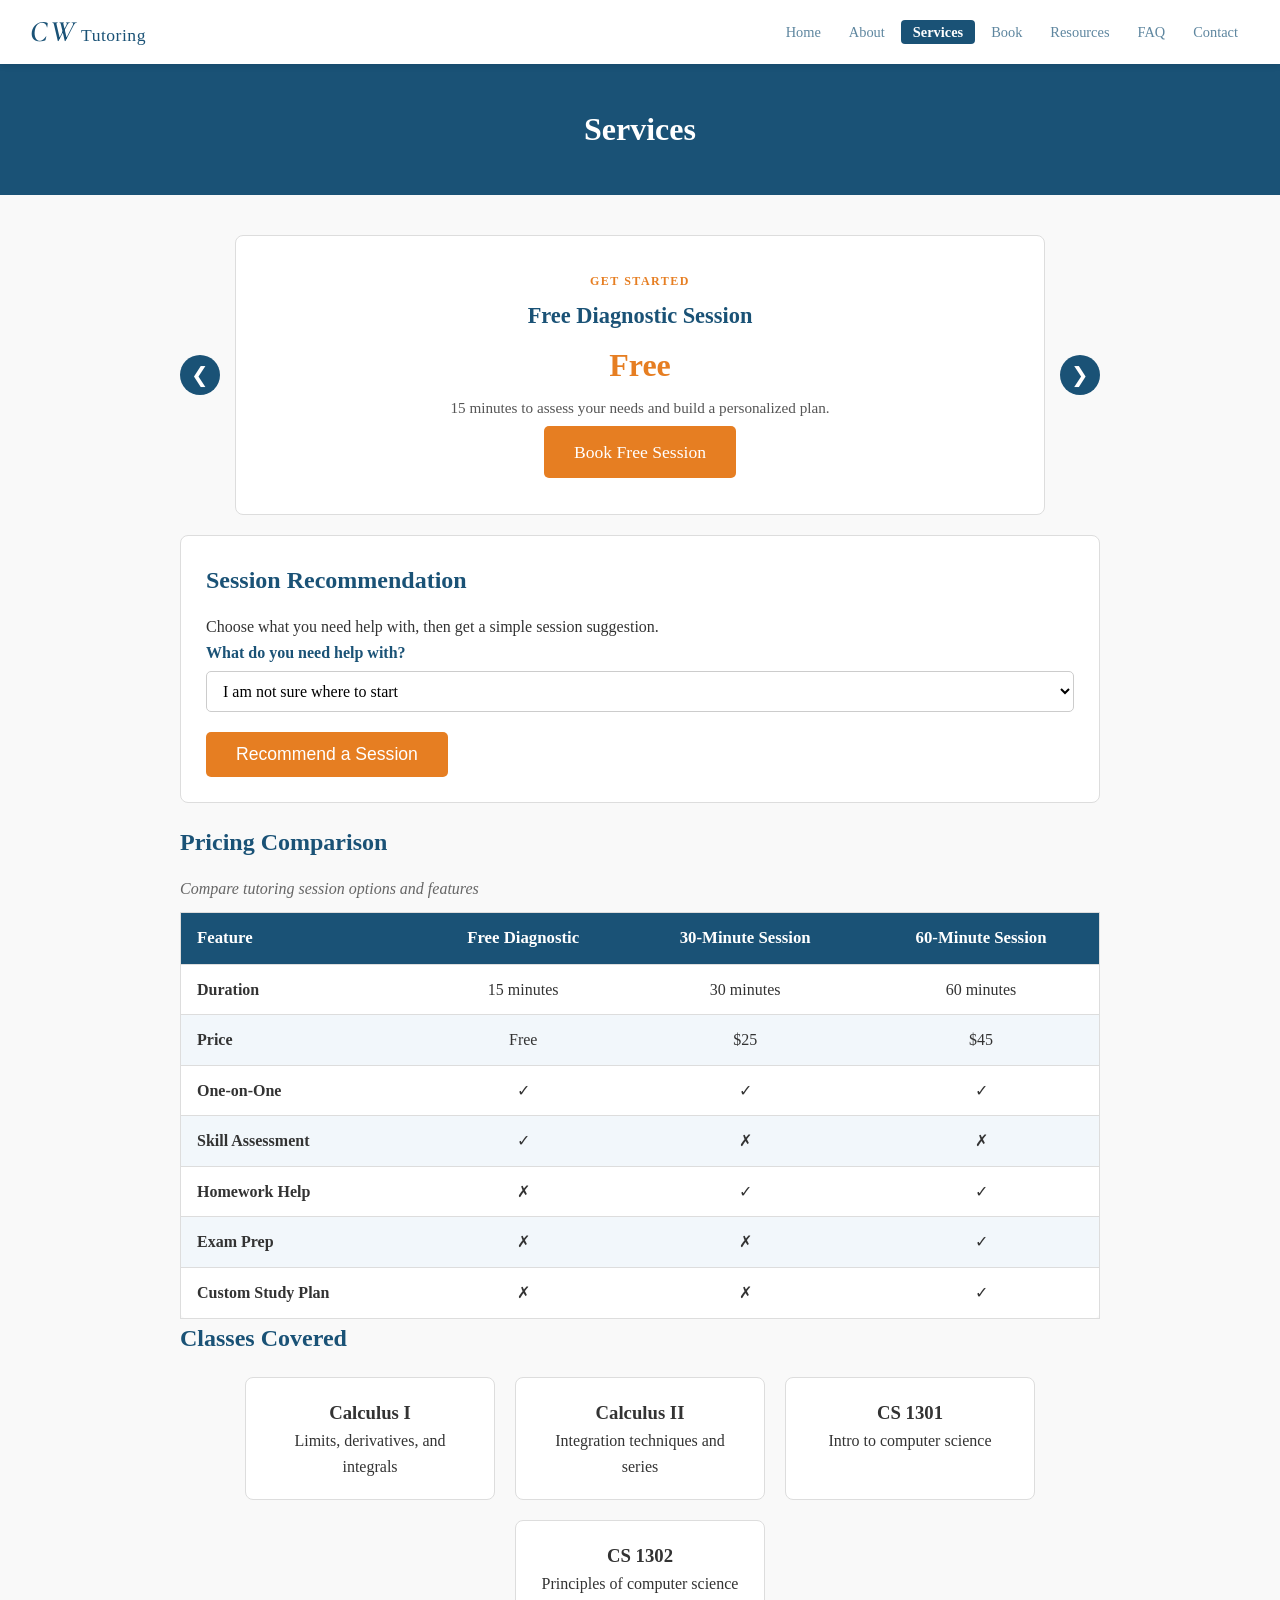
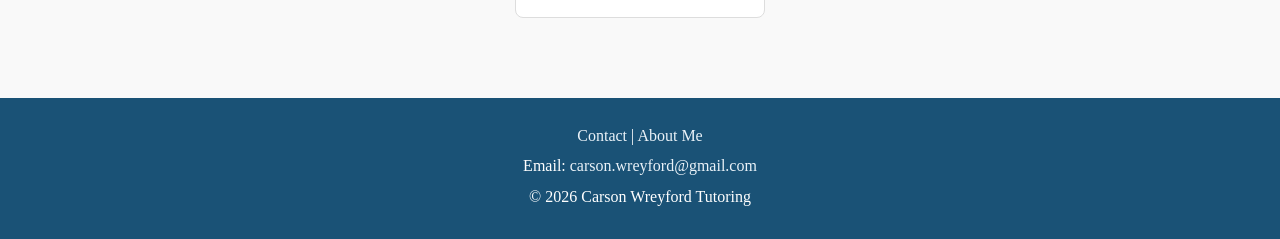
<file: services.html>
<!DOCTYPE html>
<html lang="en">
<head>
  <meta charset="UTF-8">
  <meta name="viewport" content="width=device-width, initial-scale=1.0">
  <meta name="description" content="Browse tutoring services and pricing for Calculus and Computer Science sessions. Free diagnostic, 30-minute, and 60-minute one-on-one options available.">
  <title>Services - Carson Wreyford Tutoring</title>
  <link rel="stylesheet" href="project.css">
</head>
<body>

  <!-- Navigation -->
  <nav>
    <span class="logo"><span class="logo-initials">CW</span> Tutoring</span>
    <ul>
      <li><a href="index.html">Home</a></li>
      <li><a href="about.html">About</a></li>
      <li><a href="services.html" class="active">Services</a></li>
      <li><a href="book.html">Book</a></li>
      <li><a href="resources.html">Resources</a></li>
      <li><a href="faq.html">FAQ</a></li>
      <li><a href="contact.html">Contact</a></li>
    </ul>
  </nav>

  <!-- Page Header -->
  <section class="page-header">
    <h1>Services</h1>
  </section>

  <!-- Main Content -->
  <main>

    <!-- Booking Options -->
    <section class="services-slideshow" aria-label="Tutoring service options">
      <button type="button" id="prev-service" class="slide-arrow" aria-label="Previous service">&#10094;</button>

      <div class="service-slide active">
        <div class="service-box">
          <p class="slide-label">Get Started</p>
          <h3>Free Diagnostic Session</h3>
          <p class="shop-price">Free</p>
          <p class="slide-desc">15 minutes to assess your needs and build a personalized plan.</p>
          <p><a href="book.html" class="btn">Book Free Session</a></p>
        </div>
      </div>

      <div class="service-slide">
        <div class="service-box">
          <p class="slide-label">Most Popular</p>
          <h3>30-Minute Session</h3>
          <p class="shop-price">$25</p>
          <p class="slide-desc">Focused homework help, one tricky topic, or a quick review before class.</p>
          <p><a href="book.html" class="btn">Book 30 Minutes</a></p>
        </div>
      </div>

      <div class="service-slide">
        <div class="service-box">
          <p class="slide-label">Best Value</p>
          <h3>60-Minute Session</h3>
          <p class="shop-price">$45</p>
          <p class="slide-desc">Exam prep, code debugging, or working through problems step by step.</p>
          <p><a href="book.html" class="btn">Book 60 Minutes</a></p>
        </div>
      </div>

      <button type="button" id="next-service" class="slide-arrow" aria-label="Next service">&#10095;</button>
    </section>

    <section class="service-box">
      <h2>Session Recommendation</h2>
      <p>Choose what you need help with, then get a simple session suggestion.</p>

      <div class="form-group">
        <label for="session-need">What do you need help with?</label>
        <select id="session-need">
          <option value="unsure">I am not sure where to start</option>
          <option value="homework">I need homework help</option>
          <option value="exam">I am preparing for an exam</option>
          <option value="debugging">I need help debugging code</option>
        </select>
      </div>

      <button type="button" id="recommend-button" class="btn">Recommend a Session</button>
      <div id="recommendation-result" class="feedback-message" aria-live="polite"></div>
    </section>

    <!-- Pricing Comparison Table -->
    <section>
      <h2>Pricing Comparison</h2>
      <div class="table-wrapper">
        <table>
          <caption>Compare tutoring session options and features</caption>
          <thead>
            <tr>
              <th scope="col">Feature</th>
              <th scope="col">Free Diagnostic</th>
              <th scope="col">30-Minute Session</th>
              <th scope="col">60-Minute Session</th>
            </tr>
          </thead>
          <tbody>
            <tr>
              <td>Duration</td>
              <td>15 minutes</td>
              <td>30 minutes</td>
              <td>60 minutes</td>
            </tr>
            <tr>
              <td>Price</td>
              <td>Free</td>
              <td>$25</td>
              <td>$45</td>
            </tr>
            <tr>
              <td>One-on-One</td>
              <td>&#10003;</td>
              <td>&#10003;</td>
              <td>&#10003;</td>
            </tr>
            <tr>
              <td>Skill Assessment</td>
              <td>&#10003;</td>
              <td>&#10007;</td>
              <td>&#10007;</td>
            </tr>
            <tr>
              <td>Homework Help</td>
              <td>&#10007;</td>
              <td>&#10003;</td>
              <td>&#10003;</td>
            </tr>
            <tr>
              <td>Exam Prep</td>
              <td>&#10007;</td>
              <td>&#10007;</td>
              <td>&#10003;</td>
            </tr>
            <tr>
              <td>Custom Study Plan</td>
              <td>&#10007;</td>
              <td>&#10007;</td>
              <td>&#10003;</td>
            </tr>
          </tbody>
        </table>
      </div>
    </section>

    <!-- Classes Covered -->
    <section>
      <h2>Classes Covered</h2>
      <div class="classes-grid">
        <div class="class-card">
          <h3>Calculus I</h3>
          <p>Limits, derivatives, and integrals</p>
        </div>
        <div class="class-card">
          <h3>Calculus II</h3>
          <p>Integration techniques and series</p>
        </div>
        <div class="class-card">
          <h3>CS 1301</h3>
          <p>Intro to computer science</p>
        </div>
        <div class="class-card">
          <h3>CS 1302</h3>
          <p>Principles of computer science</p>
        </div>
      </div>
    </section>

  </main>

  <!-- Footer -->
  <footer>
    <p><a href="contact.html">Contact</a> | <a href="about.html">About Me</a></p>
    <p>Email: <a href="mailto:carson.wreyford@gmail.com">carson.wreyford@gmail.com</a></p>
    <p>&copy; 2026 Carson Wreyford Tutoring</p>
  </footer>

  <script src="script.js"></script>
</body>
</html>
</file>
<file: project.css>
@import url('https://fonts.googleapis.com/css2?family=Cormorant+Garamond:wght@600&display=swap');

/* Global Reset */
* {
  margin: 0;
  padding: 0;
  box-sizing: border-box;
}

/* Body */
body {
  font-family: Georgia, "Times New Roman", serif;
  color: #333;
  background-color: #f9f9f9;
  line-height: 1.6;
}

/* Links */
a {
  color: #1a5276;
  text-decoration: none;
}

a:hover {
  text-decoration: underline;
}

/* Navigation */
nav {
  background-color: #fff;
  padding: 8px 30px;
  display: flex;
  align-items: center;
  justify-content: space-between;
  flex-wrap: wrap;
  position: sticky;
  top: 0;
  z-index: 1000;
  box-shadow: 0 2px 6px rgba(0, 0, 0, 0.1);
  transition: background-color 0.3s, box-shadow 0.3s;
}

.logo {
  font-size: 1.1em;
  font-weight: normal;
  color: #1a5276;
  letter-spacing: 0.5px;
  transition: color 0.3s;
  display: flex;
  align-items: baseline;
  gap: 4px;
}

.logo-initials {
  font-family: 'Cormorant Garamond', Georgia, serif;
  font-size: 1.7em;
  font-weight: 600;
  font-style: italic;
  letter-spacing: 2px;
}

nav ul {
  list-style: none;
  display: flex;
  gap: 4px;
  flex-wrap: wrap;
  align-items: center;
}

nav ul li a {
  color: rgba(26, 82, 118, 0.7);
  font-size: 0.9em;
  padding: 4px 12px;
  border-radius: 4px;
  transition: background-color 0.3s, color 0.3s;
}

nav ul li a:hover {
  background-color: #eaf2f8;
  color: #1a5276;
  text-decoration: none;
}

nav ul li a.active {
  background-color: #1a5276;
  color: #fff;
  font-weight: bold;
}

nav.nav-scrolled {
  background-color: #1a5276;
  box-shadow: 0 2px 6px rgba(0, 0, 0, 0.25);
}

nav.nav-scrolled .logo {
  color: #fff;
}

nav.nav-scrolled ul li a {
  color: rgba(255, 255, 255, 0.8);
}

nav.nav-scrolled ul li a:hover {
  background-color: #2980b9;
  color: #fff;
}

nav.nav-scrolled ul li a.active {
  background-color: rgba(255, 255, 255, 0.15);
  color: #fff;
}

/* Hero Section */
.hero {
  background-color: #1a5276;
  color: #fff;
  text-align: center;
  padding: 60px 20px;
}

.hero h1 {
  font-size: 2.2em;
  margin-bottom: 15px;
}

.hero p {
  font-size: 1.2em;
  margin-bottom: 20px;
}

.btn {
  display: inline-block;
  background-color: #e67e22;
  color: #fff;
  padding: 12px 30px;
  border-radius: 5px;
  font-size: 1.1em;
  border: none;
  cursor: pointer;
}

.btn:hover {
  background-color: #d35400;
  text-decoration: none;
}

/* Page Header - inner pages */
.page-header {
  background-color: #1a5276;
  color: #fff;
  text-align: center;
  padding: 40px 20px;
}

.page-header h1 {
  font-size: 2em;
}

/* Main Content */
main {
  max-width: 960px;
  margin: 0 auto;
  padding: 40px 20px;
}

/* About Preview on Home */
.about-preview {
  display: flex;
  align-items: center;
  gap: 30px;
  margin-bottom: 40px;
  flex-wrap: wrap;
}

.about-preview img {
  width: 200px;
  height: 200px;
  border-radius: 50%;
  object-fit: cover;
  background-color: #ddd;
}

.about-preview blockquote {
  font-style: italic;
  font-size: 1.1em;
  border-left: 4px solid #1a5276;
  padding-left: 15px;
  max-width: 500px;
}

/* Testimonials */
.testimonials {
  text-align: center;
  margin: 40px 0;
}

.testimonials h2 {
  margin-bottom: 25px;
  font-size: 1.6em;
  color: #1a5276;
}

.testimonial-cards {
  display: flex;
  gap: 30px;
  justify-content: center;
  flex-wrap: wrap;
}

.testimonial-card {
  background-color: #fff;
  border: 1px solid #ddd;
  border-radius: 8px;
  padding: 25px;
  max-width: 350px;
  text-align: center;
}

.testimonial-card img {
  width: 80px;
  height: 80px;
  border-radius: 50%;
  object-fit: cover;
  background-color: #ddd;
  margin-bottom: 15px;
}

.testimonial-card p {
  font-style: italic;
  margin-bottom: 10px;
}

.testimonial-card .name {
  font-weight: bold;
  font-style: normal;
}

/* CTA Section */
.cta {
  text-align: center;
  padding: 40px 20px;
  background-color: #eaf2f8;
  margin: 40px 0;
  border-radius: 8px;
}

.cta h2 {
  margin-bottom: 15px;
  color: #1a5276;
}

/* Section Headings */
section h2 {
  font-size: 1.5em;
  color: #1a5276;
  margin-bottom: 15px;
}

/* Services Cards Grid */
.service-box {
  background-color: #fff;
  border: 1px solid #ddd;
  border-radius: 8px;
  padding: 25px;
  margin-bottom: 20px;
}

.service-box h3 {
  color: #1a5276;
  margin-bottom: 10px;
}

.services-slideshow {
  display: flex;
  align-items: center;
  gap: 15px;
  margin-bottom: 20px;
}

.service-slide {
  display: none;
  flex: 1;
}

.service-slide.active {
  display: flex;
}

.service-slide:not(.active) {
  display: none;
}

.services-slideshow .service-box {
  margin-bottom: 0;
  height: 280px;
  width: 100%;
  display: flex;
  flex-direction: column;
  justify-content: center;
  align-items: center;
  text-align: center;
  gap: 6px;
}

.slide-label {
  font-size: 0.75em;
  font-weight: bold;
  text-transform: uppercase;
  letter-spacing: 1.5px;
  color: #e67e22;
}

.services-slideshow .service-box h3 {
  font-size: 1.4em;
  margin-bottom: 0;
}

.slide-desc {
  max-width: 480px;
  color: #555;
  font-size: 0.95em;
  line-height: 1.5;
}

.services-slideshow .shop-price {
  margin-bottom: 0;
}

.slide-arrow {
  background-color: #1a5276;
  color: #fff;
  border: none;
  border-radius: 50%;
  width: 40px;
  height: 40px;
  font-size: 1.3em;
  cursor: pointer;
}

.slide-arrow:hover {
  background-color: #2980b9;
}

.classes-grid {
  display: flex;
  flex-wrap: wrap;
  gap: 20px;
  justify-content: center;
  margin-top: 20px;
}

.class-card {
  background-color: #fff;
  border: 1px solid #ddd;
  border-radius: 8px;
  padding: 20px;
  width: 250px;
  text-align: center;
}

.class-card img {
  width: 60px;
  height: 60px;
  margin-bottom: 10px;
}

/* About Page */
.about-profile {
  text-align: center;
  margin-bottom: 40px;
}

.about-profile img {
  width: 180px;
  height: 180px;
  border-radius: 50%;
  object-fit: cover;
  border: 4px solid #1a5276;
  box-shadow: 0 4px 12px rgba(0, 0, 0, 0.15);
}

.about-profile h2 {
  margin-top: 15px;
  font-size: 1.5em;
  color: #1a5276;
}

.about-profile p {
  color: #666;
  font-style: italic;
}

.about-section {
  margin-bottom: 30px;
}

.about-section h2 {
  border-bottom: 2px solid #1a5276;
  padding-bottom: 5px;
  margin-bottom: 15px;
}

/* Booking Options */
.booking-option {
  background-color: #fff;
  border: 1px solid #ddd;
  border-radius: 8px;
  padding: 25px;
  margin-bottom: 20px;
}

.booking-option h3 {
  color: #1a5276;
  margin-bottom: 10px;
}

/* Resources */
.resource-section {
  margin-bottom: 30px;
}

.resource-section ul {
  padding-left: 20px;
}

.resource-section li {
  margin-bottom: 8px;
}

/* FAQ Sections */
.faq-section {
  margin-bottom: 35px;
}

.faq-section h2 {
  border-bottom: 2px solid #1a5276;
  padding-bottom: 5px;
  margin-bottom: 15px;
}

/* Contact Info */
.contact-info {
  margin-bottom: 30px;
}

.contact-info p {
  margin-bottom: 8px;
}

/* FAQ — Details/Summary Widget */
details {
  margin-bottom: 10px;
  border: 1px solid #ddd;
  border-radius: 6px;
  background-color: #fff;
}

summary {
  font-weight: bold;
  color: #1a5276;
  padding: 12px 16px;
  cursor: pointer;
}

summary:hover {
  background-color: #eaf2f8;
}

details[open] summary {
  border-bottom: 1px solid #ddd;
}

details p {
  padding: 12px 16px;
}

/* Image Gallery */
.gallery {
  display: flex;
  gap: 20px;
  flex-wrap: wrap;
  justify-content: center;
}

.gallery figure {
  width: 280px;
  border: 1px solid #ddd;
  border-radius: 8px;
  overflow: hidden;
  background-color: #fff;
}

.gallery img {
  width: 100%;
  height: 200px;
  object-fit: cover;
  display: block;
}

.gallery figcaption {
  text-align: center;
  padding: 10px;
  font-style: italic;
  color: #555;
}

/* Video Embed */
.video-wrapper {
  position: relative;
  padding-bottom: 56.25%;
  height: 0;
  overflow: hidden;
  max-width: 720px;
  margin: 0 auto;
  border-radius: 8px;
}

.video-wrapper iframe {
  position: absolute;
  top: 0;
  left: 0;
  width: 100%;
  height: 100%;
  border: none;
}

/* Pricing Table */
.table-wrapper {
  overflow-x: auto;
  margin-top: 15px;
}

table {
  width: 100%;
  border-collapse: collapse;
  background-color: #fff;
  border: 1px solid #ddd;
  border-radius: 8px;
}

table caption {
  font-style: italic;
  color: #666;
  margin-bottom: 10px;
  text-align: left;
}

thead {
  background-color: #1a5276;
  color: #fff;
}

th, td {
  padding: 12px 16px;
  text-align: center;
  border-bottom: 1px solid #ddd;
}

th {
  font-weight: bold;
  font-size: 1.05em;
}

td:first-child,
th:first-child {
  text-align: left;
  font-weight: bold;
}

tbody tr:nth-child(even) {
  background-color: #f2f7fb;
}

tbody tr:hover {
  background-color: #eaf2f8;
}

/* Form */
form {
  margin-top: 20px;
}

.form-group {
  margin-bottom: 20px;
}

.form-group label {
  display: block;
  font-weight: bold;
  margin-bottom: 5px;
  color: #1a5276;
}

.form-group input,
.form-group select,
.form-group textarea {
  width: 100%;
  padding: 10px 12px;
  font-family: Georgia, "Times New Roman", serif;
  font-size: 1em;
  border: 1px solid #ccc;
  border-radius: 5px;
  background-color: #fff;
}

.form-group input:focus,
.form-group select:focus,
.form-group textarea:focus {
  outline: none;
  border-color: #1a5276;
}

.form-group textarea {
  resize: vertical;
}

.feedback-message {
  margin-top: 15px;
  padding: 10px 12px;
  border-radius: 5px;
  font-weight: bold;
}

.feedback-message.error {
  background-color: #fdecea;
  color: #922b21;
  border: 1px solid #e6b0aa;
}

.feedback-message.success {
  background-color: #eafaf1;
  color: #1e8449;
  border: 1px solid #a9dfbf;
}

.feedback-message:empty {
  display: none;
}

.recommendation-card {
  border-left: 6px solid #e67e22;
}

.recommendation-card h3 {
  color: #1a5276;
  margin-bottom: 8px;
}

.recommendation-card p {
  margin-bottom: 5px;
}

.recommendation-card .btn {
  margin-top: 8px;
}

/* Shop Page */
.shop-grid {
  display: flex;
  gap: 20px;
  justify-content: center;
  flex-wrap: wrap;
  margin: 30px 0;
}

.shop-card {
  background-color: #fff;
  border: 1px solid #ddd;
  border-radius: 8px;
  padding: 25px;
  width: 280px;
  text-align: center;
}

.shop-card h3 {
  color: #1a5276;
  margin-bottom: 10px;
}

.shop-price {
  font-size: 2em;
  font-weight: bold;
  color: #e67e22;
  margin-bottom: 15px;
}

.shop-card ul {
  list-style: none;
  margin-bottom: 20px;
}

.shop-card li {
  padding: 5px 0;
  border-bottom: 1px solid #eee;
}

.shop-card li:last-child {
  border-bottom: none;
}

.shop-info {
  margin-top: 40px;
}

.shop-info ol {
  padding-left: 20px;
  margin: 15px 0;
}

.shop-info li {
  margin-bottom: 8px;
}

/* Footer */
footer {
  background-color: #1a5276;
  color: #fff;
  text-align: center;
  padding: 25px 20px;
  margin-top: 40px;
}

footer a {
  color: #eaf2f8;
}

footer p {
  margin-bottom: 5px;
}

/* Responsive */
@media (max-width: 768px) {
  nav {
    flex-direction: column;
    text-align: center;
    padding: 8px 15px;
  }

  nav ul {
    margin-top: 6px;
    justify-content: center;
  }

  .about-profile img {
    width: 140px;
    height: 140px;
  }

  .hero h1 {
    font-size: 1.6em;
  }

  .about-preview {
    flex-direction: column;
    text-align: center;
  }

  .about-preview blockquote {
    border-left: none;
    border-top: 4px solid #1a5276;
    padding-left: 0;
    padding-top: 15px;
  }

  .testimonial-cards {
    flex-direction: column;
    align-items: center;
  }

  .services-slideshow {
    gap: 8px;
  }

  .services-slideshow .service-box {
    height: 260px;
  }

  .slide-arrow {
    width: 34px;
    height: 34px;
    font-size: 1.1em;
  }

  .classes-grid {
    flex-direction: column;
    align-items: center;
  }

  th, td {
    padding: 10px 8px;
    font-size: 0.9em;
  }

  .gallery {
    flex-direction: column;
    align-items: center;
  }

  .gallery figure {
    width: 100%;
    max-width: 400px;
  }

  .shop-grid {
    flex-direction: column;
    align-items: center;
  }

  .shop-card {
    width: 100%;
    max-width: 400px;
  }
}
</file>
